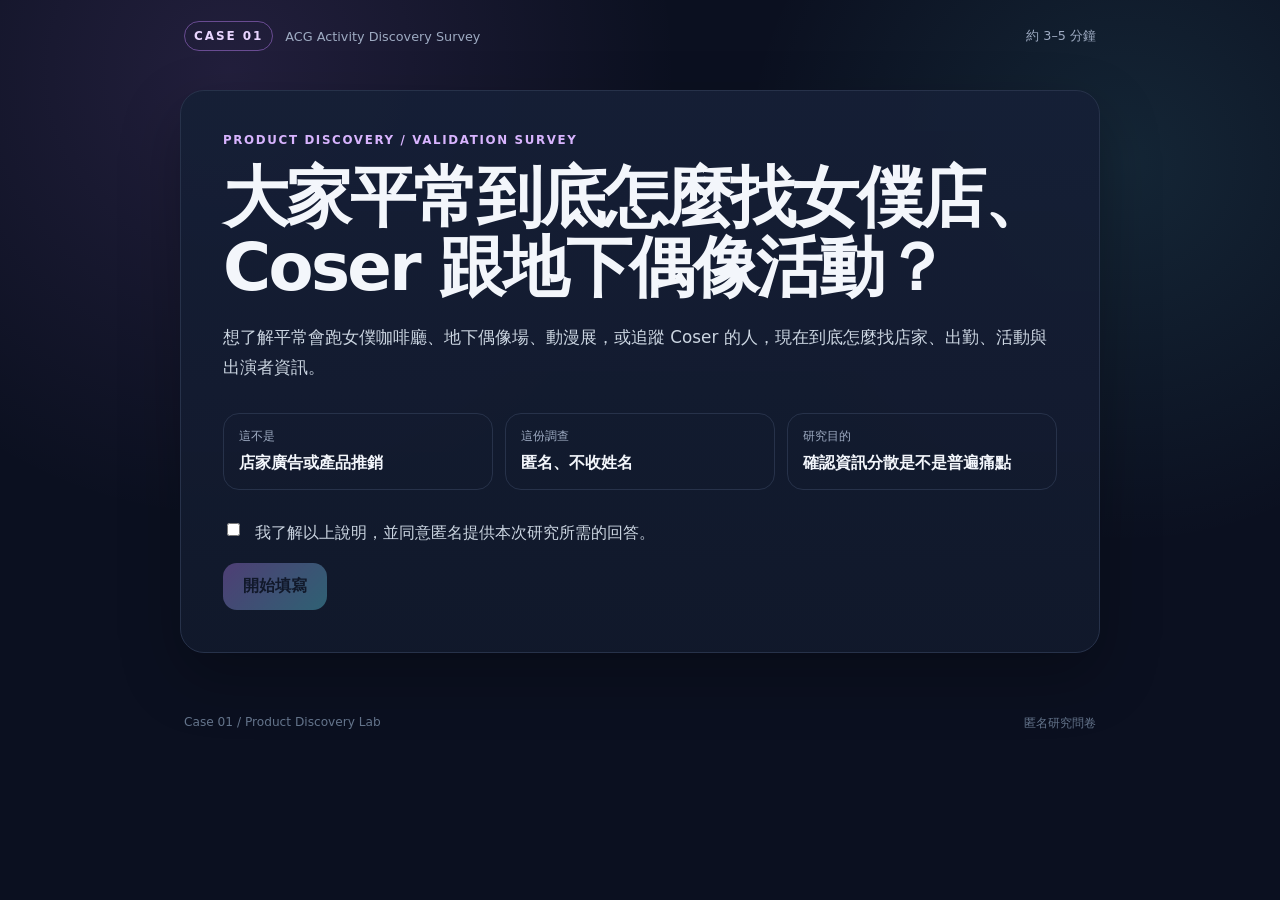
<file: index.html>
<!doctype html><html lang="zh-Hant"><head><meta charset="utf-8"><meta name="viewport" content="width=device-width,initial-scale=1"><meta name="theme-color" content="#111827"><title>大家平常到底怎麼找女僕店、Coser 跟地下偶像活動？</title><meta name="description" content="台灣二次元實體活動資訊取得行為調查，約 3–5 分鐘完成。"><link rel="stylesheet" href="./styles.css"></head><body><div class="site-shell"><header class="topbar"><div class="brand"><span class="brand-mark">CASE 01</span><span class="brand-copy">ACG Activity Discovery Survey</span></div><div class="time-chip">約 3–5 分鐘</div></header><main><section class="hero card"><div class="eyebrow">Product Discovery / Validation Survey</div><h1>大家平常到底怎麼找女僕店、Coser 跟地下偶像活動？</h1><p class="lead">想了解平常會跑女僕咖啡廳、地下偶像場、動漫展，或追蹤 Coser 的人，現在到底怎麼找店家、出勤、活動與出演者資訊。</p><div class="hero-grid"><div><span class="hero-label">這不是</span><strong>店家廣告或產品推銷</strong></div><div><span class="hero-label">這份調查</span><strong>匿名、不收姓名</strong></div><div><span class="hero-label">研究目的</span><strong>確認資訊分散是不是普遍痛點</strong></div></div><label class="consent"><input id="consent" type="checkbox"><span>我了解以上說明，並同意匿名提供本次研究所需的回答。</span></label><button id="startBtn" class="primary-btn" disabled>開始填寫</button></section><section id="surveyShell" class="survey-shell hidden"><div class="progress-wrap"><div class="progress-meta"><span id="progressLabel">開始</span><span id="progressPct">0%</span></div><div class="progress-track"><div id="progressBar" class="progress-bar"></div></div></div><form id="surveyForm" novalidate><section class="step card" data-step="1"><div class="step-kicker">01 / Screening</div><h2>先確認一下你的參與經驗</h2><fieldset data-required="true" data-question="q1"><legend>過去 12 個月內，你有參與或主動搜尋過以下哪些活動／資訊？</legend><div class="option-grid"><label class="option"><input type="checkbox" name="q1" value="maid_cafe"><span>女僕咖啡廳／Concept Cafe</span></label><label class="option"><input type="checkbox" name="q1" value="maid_bar"><span>女僕酒吧／ACG Bar</span></label><label class="option"><input type="checkbox" name="q1" value="idol"><span>地下偶像／獨立偶像 Live</span></label><label class="option"><input type="checkbox" name="q1" value="cos_event"><span>Cosplay 活動／動漫展</span></label><label class="option"><input type="checkbox" name="q1" value="follow_coser"><span>主動追蹤 Coser 活動資訊</span></label><label class="option"><input type="checkbox" name="q1" value="follow_maid"><span>主動追蹤女僕／Cast 出勤資訊</span></label><label class="option"><input type="checkbox" name="q1" value="follow_idol"><span>主動追蹤地下偶像出演資訊</span></label><label class="option"><input type="checkbox" name="q1" value="none" data-exclusive="true"><span>以上皆無</span></label></div><p class="field-error"></p></fieldset><div class="nav-row"><span></span><button type="button" class="primary-btn next-btn">下一步</button></div></section><section class="step card hidden" data-step="2"><div class="step-kicker">02 / Usage</div><h2>你平常怎麼接觸這些活動？</h2><fieldset data-required="true" data-question="q2"><legend>其中你最常接觸的是哪一類？</legend><div class="option-grid"><label class="option"><input type="radio" name="q2" value="maid"><span>女僕咖啡廳／女僕酒吧</span></label><label class="option"><input type="radio" name="q2" value="idol"><span>地下偶像</span></label><label class="option"><input type="radio" name="q2" value="cos"><span>Cosplay／動漫展</span></label><label class="option"><input type="radio" name="q2" value="balanced"><span>三種都差不多</span></label></div><p class="field-error"></p></fieldset><fieldset data-required="true" data-question="q3"><legend>你大約多久會參加一次這類實體活動或跑店？</legend><div class="option-list"><label class="option"><input type="radio" name="q3" value="weekly"><span>每週至少一次</span></label><label class="option"><input type="radio" name="q3" value="monthly_2_3"><span>每月 2–3 次</span></label><label class="option"><input type="radio" name="q3" value="monthly_1"><span>每月約一次</span></label><label class="option"><input type="radio" name="q3" value="every_2_3_months"><span>2–3 個月一次</span></label><label class="option"><input type="radio" name="q3" value="few_half_year"><span>半年幾次</span></label><label class="option"><input type="radio" name="q3" value="few_year"><span>一年只有少數幾次</span></label><label class="option"><input type="radio" name="q3" value="event_driven"><span>沒有固定頻率，看到有興趣的活動才去</span></label></div><p class="field-error"></p></fieldset><fieldset data-required="true" data-question="q4"><legend>請回想最近一次找新的店家、活動、Coser、女僕或地下偶像資訊。你主要想找什麼？</legend><div class="option-list"><label class="option"><input type="radio" name="q4" value="find_places"><span>有哪些店可以去</span></label><label class="option"><input type="radio" name="q4" value="find_events"><span>最近有什麼活動</span></label><label class="option"><input type="radio" name="q4" value="shop_cast"><span>某間店最近有哪些人出勤</span></label><label class="option"><input type="radio" name="q4" value="follow_person"><span>某個喜歡的人最近在哪裡出勤／出演</span></label><label class="option"><input type="radio" name="q4" value="discover_people"><span>想發現新的女僕／Coser／地下偶像</span></label><label class="option"><input type="radio" name="q4" value="reviews_vibe"><span>想看店家／活動的氣氛與評價</span></label><label class="option"><input type="radio" name="q4" value="practical_info"><span>價格、交通、營業時間等資訊</span></label></div><p class="field-error"></p></fieldset><fieldset data-required="true" data-question="q5"><legend>你當時使用哪些方式找資訊？</legend><div class="chip-grid"><label class="chip"><input type="checkbox" name="q5" value="instagram"><span>Instagram</span></label><label class="chip"><input type="checkbox" name="q5" value="threads"><span>Threads</span></label><label class="chip"><input type="checkbox" name="q5" value="x"><span>X / Twitter</span></label><label class="chip"><input type="checkbox" name="q5" value="facebook"><span>Facebook</span></label><label class="chip"><input type="checkbox" name="q5" value="google"><span>Google</span></label><label class="chip"><input type="checkbox" name="q5" value="maps"><span>Google Maps</span></label><label class="chip"><input type="checkbox" name="q5" value="bahamut"><span>巴哈姆特</span></label><label class="chip"><input type="checkbox" name="q5" value="dcard"><span>Dcard</span></label><label class="chip"><input type="checkbox" name="q5" value="discord"><span>Discord</span></label><label class="chip"><input type="checkbox" name="q5" value="line"><span>LINE / 社群</span></label><label class="chip"><input type="checkbox" name="q5" value="friends"><span>問朋友</span></label><label class="chip"><input type="checkbox" name="q5" value="official"><span>官方網站</span></label><label class="chip"><input type="checkbox" name="q5" value="walk_in"><span>直接去店裡看看</span></label></div><p class="field-error"></p></fieldset><fieldset data-required="true" data-question="q6"><legend>如果只能選一個，你目前最依賴哪個方式？</legend><select name="q6"><option value="">請選擇</option><option value="instagram">Instagram</option><option value="threads">Threads</option><option value="x">X / Twitter</option><option value="facebook">Facebook</option><option value="google">Google</option><option value="maps">Google Maps</option><option value="bahamut">巴哈姆特</option><option value="dcard">Dcard</option><option value="discord">Discord</option><option value="line">LINE / 社群</option><option value="friends">問朋友</option><option value="official">官方網站</option><option value="walk_in">直接去店裡看看</option></select><p class="field-error"></p></fieldset><div class="nav-row"><button type="button" class="ghost-btn prev-btn">上一步</button><button type="button" class="primary-btn next-btn">下一步</button></div></section><section class="step card hidden" data-step="3"><div class="step-kicker">03 / Problem</div><h2>找資訊時，哪裡最麻煩？</h2><fieldset data-required="true" data-question="q7"><legend>找到足夠資訊、讓你決定要不要去／去哪裡，需要花多少力氣？</legend><div class="scale-row"><label><input type="radio" name="q7" value="1"><span>1</span><small>幾乎不費力</small></label><label><input type="radio" name="q7" value="2"><span>2</span></label><label><input type="radio" name="q7" value="3"><span>3</span><small>普通</small></label><label><input type="radio" name="q7" value="4"><span>4</span></label><label><input type="radio" name="q7" value="5"><span>5</span><small>非常麻煩</small></label></div><p class="field-error"></p></fieldset><fieldset data-required="true" data-question="q8" data-max="3"><legend>最常遇到哪些問題？ <span class="hint">最多選 3 項</span></legend><div class="option-list"><label class="option"><input type="checkbox" name="q8" value="unknown_options"><span>不知道有哪些店／活動可以選</span></label><label class="option"><input type="checkbox" name="q8" value="scattered"><span>活動資訊散落在很多帳號</span></label><label class="option"><input type="checkbox" name="q8" value="person_whereabouts"><span>不知道某個人最近在哪裡出演／出勤</span></label><label class="option"><input type="checkbox" name="q8" value="freshness"><span>出勤資訊更新很快，很容易漏掉</span></label><label class="option"><input type="checkbox" name="q8" value="compare_shops"><span>很難一次比較不同店家</span></label><label class="option"><input type="checkbox" name="q8" value="current_cast"><span>很難知道店裡目前有哪些 Cast</span></label><label class="option"><input type="checkbox" name="q8" value="vibe"><span>很難知道實際氣氛</span></label><label class="option"><input type="checkbox" name="q8" value="reviews_scattered"><span>評價散落在不同社群</span></label><label class="option"><input type="checkbox" name="q8" value="stale"><span>資訊可能已經過期</span></label><label class="option"><input type="checkbox" name="q8" value="identity"><span>同一個人在不同平台使用不同身份／名稱</span></label><label class="option"><input type="checkbox" name="q8" value="too_many_accounts"><span>要 Follow 太多帳號</span></label><label class="option"><input type="checkbox" name="q8" value="none" data-exclusive="true"><span>沒有特別困擾</span></label></div><p class="field-error"></p></fieldset><fieldset data-required="true" data-question="q9"><legend>如果只能解決一個問題，你最希望哪一個被解決？</legend><div class="option-list"><label class="option"><input type="radio" name="q9" value="discovery"><span>快速知道現在有哪些店／活動／人可以選</span></label><label class="option"><input type="radio" name="q9" value="freshness"><span>快速知道喜歡的人最近在哪裡出勤／出演</span></label><label class="option"><input type="radio" name="q9" value="reviews"><span>快速查看店家／活動的評價與氣氛</span></label><label class="option"><input type="radio" name="q9" value="aggregation"><span>不用 Follow 一大堆 SNS 帳號也能掌握資訊</span></label></div><p class="field-error"></p></fieldset><fieldset data-required="true" data-question="q10"><legend>你是否曾因資訊太散、太晚看到或找不到而發生以下情況？</legend><div class="option-list"><label class="option"><input type="checkbox" name="q10" value="miss_event"><span>錯過原本會想去的活動</span></label><label class="option"><input type="checkbox" name="q10" value="miss_person"><span>錯過喜歡的人的出勤／出演</span></label><label class="option"><input type="checkbox" name="q10" value="wrong_cast"><span>到店後才發現當天沒有想見的人</span></label><label class="option"><input type="checkbox" name="q10" value="expectation_gap"><span>到現場後發現和預期差很多</span></label><label class="option"><input type="checkbox" name="q10" value="give_up"><span>找太久最後乾脆不去了</span></label><label class="option"><input type="checkbox" name="q10" value="none" data-exclusive="true"><span>沒有發生過</span></label></div><p class="field-error"></p></fieldset><div class="nav-row"><button type="button" class="ghost-btn prev-btn">上一步</button><button type="button" class="primary-btn next-btn">下一步</button></div></section><section class="step card hidden" data-step="4"><div class="step-kicker">04 / Potential Solution</div><h2>如果有更集中的資訊入口，你在意什麼？</h2><fieldset data-required="true" data-question="q11" data-max="4"><legend>最希望優先提供哪些？ <span class="hint">最多選 4 項</span></legend><div class="chip-grid"><label class="chip"><input type="checkbox" name="q11" value="shop_list"><span>店家列表</span></label><label class="chip"><input type="checkbox" name="q11" value="shop_location"><span>位置／營業時間</span></label><label class="chip"><input type="checkbox" name="q11" value="price"><span>價格</span></label><label class="chip"><input type="checkbox" name="q11" value="vibe"><span>店內氣氛</span></label><label class="chip"><input type="checkbox" name="q11" value="reviews"><span>店家評價</span></label><label class="chip"><input type="checkbox" name="q11" value="cast_list"><span>Cast／女僕列表</span></label><label class="chip"><input type="checkbox" name="q11" value="profile"><span>個人 Profile</span></label><label class="chip"><input type="checkbox" name="q11" value="affiliation"><span>所屬店家／團體</span></label><label class="chip"><input type="checkbox" name="q11" value="attendance"><span>今日／近期出勤</span></label><label class="chip"><input type="checkbox" name="q11" value="idol_live"><span>地下偶像 Live</span></label><label class="chip"><input type="checkbox" name="q11" value="cos_events"><span>動漫展／Cosplay 活動</span></label><label class="chip"><input type="checkbox" name="q11" value="coser_attendance"><span>哪些 Coser 會參加某場活動</span></label><label class="chip"><input type="checkbox" name="q11" value="follow"><span>Follow 喜歡的人</span></label><label class="chip"><input type="checkbox" name="q11" value="notification"><span>出勤／活動通知</span></label><label class="chip"><input type="checkbox" name="q11" value="repo"><span>Repo／跑店心得</span></label><label class="chip"><input type="checkbox" name="q11" value="photos"><span>照片／拍立得紀錄</span></label></div><p class="field-error"></p></fieldset><fieldset data-required="true" data-question="q12" data-max="3"><legend>什麼情況下你會願意使用新的網站或 App？ <span class="hint">最多選 3 項</span></legend><div class="option-list"><label class="option"><input type="checkbox" name="q12" value="complete"><span>資訊比 IG 更完整</span></label><label class="option"><input type="checkbox" name="q12" value="fresh"><span>出勤／活動資訊更新夠快</span></label><label class="option"><input type="checkbox" name="q12" value="less_following"><span>不用自己 Follow 很多帳號</span></label><label class="option"><input type="checkbox" name="q12" value="follow_people"><span>可以 Follow 喜歡的人</span></label><label class="option"><input type="checkbox" name="q12" value="notifications"><span>有提醒／通知功能</span></label><label class="option"><input type="checkbox" name="q12" value="discover"><span>可以快速找到新店／新人／活動</span></label><label class="option"><input type="checkbox" name="q12" value="reliable_reviews"><span>有可靠的評價</span></label><label class="option"><input type="checkbox" name="q12" value="friends"><span>有朋友也在使用</span></label><label class="option"><input type="checkbox" name="q12" value="creator"><span>喜歡的人本人也有使用</span></label><label class="option"><input type="checkbox" name="q12" value="official"><span>店家／主辦方會官方更新</span></label><label class="option"><input type="checkbox" name="q12" value="critical_mass"><span>網站內容夠多時才會用</span></label><label class="option"><input type="checkbox" name="q12" value="stay_social"><span>我應該還是只會使用原本的 SNS</span></label></div><p class="field-error"></p></fieldset><fieldset data-required="true" data-question="q13"><legend>如果可以 Follow 喜歡的人，並在她有新出勤／活動時收到通知，你使用的可能性？</legend><div class="scale-row"><label><input type="radio" name="q13" value="1"><span>1</span><small>完全不會</small></label><label><input type="radio" name="q13" value="2"><span>2</span></label><label><input type="radio" name="q13" value="3"><span>3</span><small>不確定</small></label><label><input type="radio" name="q13" value="4"><span>4</span></label><label><input type="radio" name="q13" value="5"><span>5</span><small>非常可能</small></label></div><p class="field-error"></p></fieldset><fieldset data-required="true" data-question="q14"><legend>如果平台上的資料不完整，你願意做哪些事情？</legend><div class="option-list"><label class="option"><input type="checkbox" name="q14" value="report_error"><span>回報錯誤資訊</span></label><label class="option"><input type="checkbox" name="q14" value="add_info"><span>補充店家／活動資訊</span></label><label class="option"><input type="checkbox" name="q14" value="share_link"><span>分享活動連結</span></label><label class="option"><input type="checkbox" name="q14" value="short_repo"><span>寫簡短跑店心得</span></label><label class="option"><input type="checkbox" name="q14" value="full_repo"><span>寫完整 Repo</span></label><label class="option"><input type="checkbox" name="q14" value="upload_photo"><span>上傳照片／拍立得</span></label><label class="option"><input type="checkbox" name="q14" value="verify_public"><span>幫忙確認公開出勤資訊</span></label><label class="option"><input type="checkbox" name="q14" value="consumer_only" data-exclusive="true"><span>我主要只想查看資訊，不太會提供內容</span></label></div><p class="field-error"></p></fieldset><div class="nav-row"><button type="button" class="ghost-btn prev-btn">上一步</button><button type="button" class="primary-btn next-btn">下一步</button></div></section><section class="step card hidden" data-step="5"><div class="step-kicker">05 / Segmentation</div><h2>最後幾題</h2><fieldset data-required="true" data-question="q15"><legend>你平常主要在哪個區域參加這類活動？</legend><div class="chip-grid"><label class="chip"><input type="checkbox" name="q15" value="taipei"><span>台北／新北</span></label><label class="chip"><input type="checkbox" name="q15" value="taoyuan_hsinchu"><span>桃園／新竹</span></label><label class="chip"><input type="checkbox" name="q15" value="taichung"><span>台中</span></label><label class="chip"><input type="checkbox" name="q15" value="changhua_nantou"><span>彰化／南投</span></label><label class="chip"><input type="checkbox" name="q15" value="tainan"><span>台南</span></label><label class="chip"><input type="checkbox" name="q15" value="kaohsiung"><span>高雄</span></label><label class="chip"><input type="checkbox" name="q15" value="other_tw"><span>其他台灣地區</span></label><label class="chip"><input type="checkbox" name="q15" value="japan"><span>日本</span></label><label class="chip"><input type="checkbox" name="q15" value="other_overseas"><span>其他海外地區</span></label></div><p class="field-error"></p></fieldset><fieldset data-required="true" data-question="q16"><legend>你從哪裡看到這份問卷？</legend><select name="q16"><option value="">請選擇</option><option value="friend">朋友轉發</option><option value="maid">女僕／Cast 分享</option><option value="coser">Coser 分享</option><option value="idol">地下偶像分享</option><option value="shop">店家分享</option><option value="threads">Threads</option><option value="instagram">Instagram</option><option value="dcard">Dcard</option><option value="bahamut">巴哈姆特</option><option value="community">Discord / LINE 社群</option><option value="other">其他</option></select><p class="field-error"></p></fieldset><fieldset data-question="q17"><legend>如果可以改變現在找這些資訊的一件事情，你最希望改變什麼？ <span class="hint">選填</span></legend><textarea name="q17" rows="4" maxlength="500" placeholder="簡短寫下來就可以"></textarea></fieldset><fieldset data-required="true" data-question="q18"><legend>如果之後想再找人聊 10–15 分鐘，你願意接受後續訪談嗎？</legend><div class="option-grid"><label class="option"><input type="radio" name="q18" value="yes"><span>願意</span></label><label class="option"><input type="radio" name="q18" value="no"><span>暫時不用</span></label></div><p class="field-error"></p></fieldset><div class="nav-row"><button type="button" class="ghost-btn prev-btn">上一步</button><button type="submit" class="primary-btn">送出匿名回答</button></div></section></form><section id="screenedOut" class="card success-card hidden"><div class="success-mark">✓</div><h2>感謝你</h2><p>這份研究目前主要希望了解近期有參與或主動搜尋相關實體活動資訊的人，因此後續題目就先不麻煩你了。</p></section><section id="successState" class="card success-card hidden"><div class="success-mark">✓</div><h2>回答已送出</h2><p>謝謝你提供實際經驗。這份資料會用來判斷「資訊分散」到底是不是值得繼續研究的問題。</p><div id="followUpBlock" class="follow-up hidden"><h3>願意接受 10–15 分鐘後續訪談？</h3><p>聯絡資料會存到另一張表，不會和這份匿名回答綁在一起。</p><a class="primary-btn link-btn" href="./contact.html" target="_blank" rel="noopener">留下聯絡方式</a></div></section><section id="submitError" class="card error-card hidden"><h2>送出失敗</h2><p id="submitErrorText">目前無法連線到資料庫。請稍後再試。</p></section></section></main><footer><span>Case 01 / Product Discovery Lab</span><span>匿名研究問卷</span></footer></div><script src="./config.js"></script><script src="./app.js"></script></body></html>
</file>
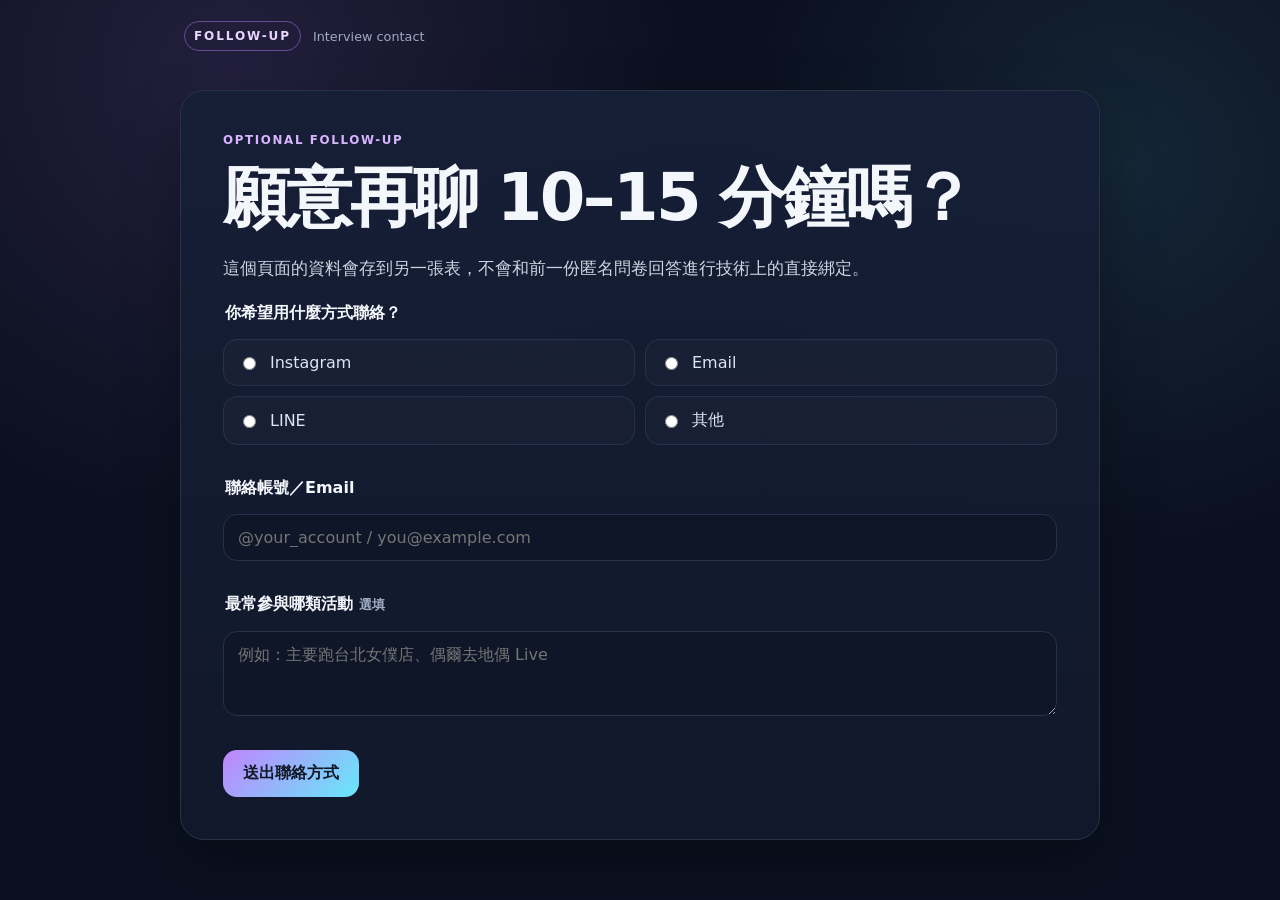
<file: contact.html>
<!doctype html><html lang="zh-Hant"><head><meta charset="utf-8"><meta name="viewport" content="width=device-width,initial-scale=1"><title>後續訪談聯絡方式</title><link rel="stylesheet" href="./styles.css"></head><body><div class="site-shell"><header class="topbar"><div class="brand"><span class="brand-mark">FOLLOW-UP</span><span class="brand-copy">Interview contact</span></div></header><main><section class="card hero"><div class="eyebrow">Optional follow-up</div><h1>願意再聊 10–15 分鐘嗎？</h1><p class="lead">這個頁面的資料會存到另一張表，不會和前一份匿名問卷回答進行技術上的直接綁定。</p><form id="contactForm"><fieldset><legend>你希望用什麼方式聯絡？</legend><div class="option-grid"><label class="option"><input type="radio" name="channel" value="instagram"><span>Instagram</span></label><label class="option"><input type="radio" name="channel" value="email"><span>Email</span></label><label class="option"><input type="radio" name="channel" value="line"><span>LINE</span></label><label class="option"><input type="radio" name="channel" value="other"><span>其他</span></label></div></fieldset><fieldset><legend>聯絡帳號／Email</legend><input name="contact" class="inline-input" type="text" placeholder="@your_account / you@example.com"></fieldset><fieldset><legend>最常參與哪類活動 <span class="hint">選填</span></legend><textarea name="note" rows="3" maxlength="300" placeholder="例如：主要跑台北女僕店、偶爾去地偶 Live"></textarea></fieldset><button class="primary-btn" type="submit">送出聯絡方式</button></form><div id="contactSuccess" class="success-card hidden"><div class="success-mark">✓</div><h2>已收到</h2><p>謝謝你願意接受後續訪談。</p></div><div id="contactError" class="error-card hidden"><p id="contactErrorText"></p></div></section></main></div><script src="./config.js"></script><script src="./contact.js"></script></body></html>
</file>
<file: styles.css>
:root{--bg:#0b1020;--surface:#11182b;--text:#f3f6fb;--muted:#9eabc2;--line:#27324a;--accent:#c084fc;--accent2:#67e8f9;--danger:#fb7185;--success:#86efac}*{box-sizing:border-box}html{scroll-behavior:smooth}body{margin:0;min-height:100vh;background:radial-gradient(circle at 18% 8%,rgba(192,132,252,.13),transparent 28rem),radial-gradient(circle at 88% 18%,rgba(103,232,249,.1),transparent 24rem),var(--bg);color:var(--text);font-family:"Noto Sans TC",system-ui,sans-serif}button,input,select,textarea{font:inherit}.site-shell{width:min(920px,calc(100% - 28px));margin:0 auto}.topbar{min-height:72px;display:flex;align-items:center;justify-content:space-between;gap:16px;padding:16px 4px}.brand{display:flex;align-items:center;gap:12px}.brand-mark{font-size:.75rem;font-weight:700;letter-spacing:.16em;border:1px solid rgba(192,132,252,.45);padding:7px 9px;border-radius:999px;color:#e9d5ff}.brand-copy,.time-chip,.hint,.tiny{color:var(--muted);font-size:.8rem}.card{background:linear-gradient(180deg,rgba(21,31,54,.94),rgba(17,24,43,.97));border:1px solid var(--line);border-radius:24px;padding:clamp(22px,4vw,42px);box-shadow:0 24px 60px rgba(0,0,0,.26)}.hero{margin:18px 0 42px}.eyebrow,.step-kicker{color:#d8b4fe;text-transform:uppercase;letter-spacing:.14em;font-weight:700;font-size:.74rem}h1{font-size:clamp(2rem,5.2vw,4.1rem);line-height:1.06;letter-spacing:-.04em;margin:16px 0 20px}h2{font-size:clamp(1.55rem,3vw,2.35rem);line-height:1.18;margin:10px 0 28px}.lead{font-size:1.05rem;line-height:1.8;color:#cbd5e1}.hero-grid{display:grid;grid-template-columns:repeat(3,1fr);gap:12px;margin:30px 0}.hero-grid>div{border:1px solid var(--line);border-radius:16px;padding:15px}.hero-label{display:block;font-size:.74rem;color:var(--muted);margin-bottom:8px}.consent{display:flex;gap:12px;align-items:flex-start;color:#cbd5e1;line-height:1.6;margin:18px 0}.primary-btn,.ghost-btn{border:0;border-radius:14px;padding:13px 20px;font-weight:700;cursor:pointer}.primary-btn{background:linear-gradient(135deg,var(--accent),var(--accent2));color:#111827}.primary-btn:disabled{opacity:.35;cursor:not-allowed}.ghost-btn{background:transparent;color:#dbeafe;border:1px solid var(--line)}.link-btn{display:inline-flex;text-decoration:none}.progress-wrap{position:sticky;top:10px;z-index:20;background:rgba(11,16,32,.88);backdrop-filter:blur(16px);padding:10px 12px 14px;border:1px solid var(--line);border-radius:16px;margin-bottom:16px}.progress-meta{display:flex;justify-content:space-between;font-size:.78rem;color:var(--muted);margin-bottom:8px}.progress-track{height:6px;border-radius:999px;background:#1d2942;overflow:hidden}.progress-bar{height:100%;width:0;background:linear-gradient(90deg,var(--accent),var(--accent2));transition:width .2s}.step{margin-bottom:30px}fieldset{border:0;padding:0;margin:0 0 30px}legend{font-weight:700;line-height:1.65;margin-bottom:13px;width:100%}.option-grid{display:grid;grid-template-columns:repeat(2,minmax(0,1fr));gap:10px}.option-list{display:grid;gap:9px}.option,.chip{display:flex;align-items:center;gap:11px;border:1px solid var(--line);background:rgba(255,255,255,.02);border-radius:14px;padding:13px 14px;cursor:pointer;color:#dce5f3}.option:has(input:checked),.chip:has(input:checked){border-color:rgba(192,132,252,.75);background:rgba(192,132,252,.1);color:#fff}.chip-grid{display:flex;flex-wrap:wrap;gap:8px}.chip{padding:10px 12px;border-radius:999px;font-size:.9rem}.inline-input,select,textarea{width:100%;border:1px solid var(--line);border-radius:14px;background:#0e1628;color:var(--text);padding:13px 14px}.text-option{display:grid;grid-template-columns:auto auto 1fr}.scale-row{display:grid;grid-template-columns:repeat(5,1fr);gap:8px}.scale-row label{display:flex;min-height:88px;flex-direction:column;align-items:center;justify-content:center;gap:5px;border:1px solid var(--line);border-radius:14px;cursor:pointer;text-align:center;padding:8px}.scale-row label:has(input:checked){border-color:var(--accent);background:rgba(192,132,252,.1)}.scale-row input{position:absolute;opacity:0}.scale-row span{font-weight:700;font-size:1.2rem}.scale-row small{font-size:.68rem;color:var(--muted)}.field-error{min-height:1.1em;margin:8px 0 0;color:var(--danger);font-size:.8rem}.nav-row{display:flex;align-items:center;justify-content:space-between;gap:12px;border-top:1px solid var(--line);padding-top:22px}.success-card,.error-card{text-align:center;margin-bottom:32px}.success-mark{margin:0 auto 18px;width:56px;height:56px;border-radius:50%;display:grid;place-items:center;border:1px solid rgba(134,239,172,.5);background:rgba(134,239,172,.09);color:var(--success);font-size:1.6rem}.follow-up{margin:24px auto;padding:20px;border-radius:16px;border:1px solid var(--line);max-width:560px}.error-card{border-color:rgba(251,113,133,.35)}.hidden{display:none!important}footer{padding:20px 4px 28px;display:flex;justify-content:space-between;color:#64748b;font-size:.76rem}@media(max-width:720px){.site-shell{width:min(100% - 18px,920px)}.brand-copy{display:none}.card{border-radius:20px}.hero-grid,.option-grid{grid-template-columns:1fr}.scale-row{gap:5px}.scale-row label{min-height:80px;padding:7px 3px}.nav-row{position:sticky;bottom:8px;background:rgba(17,24,43,.92);backdrop-filter:blur(16px);margin:20px -8px -8px;padding:14px 8px 8px;border-radius:16px}}
</file>
